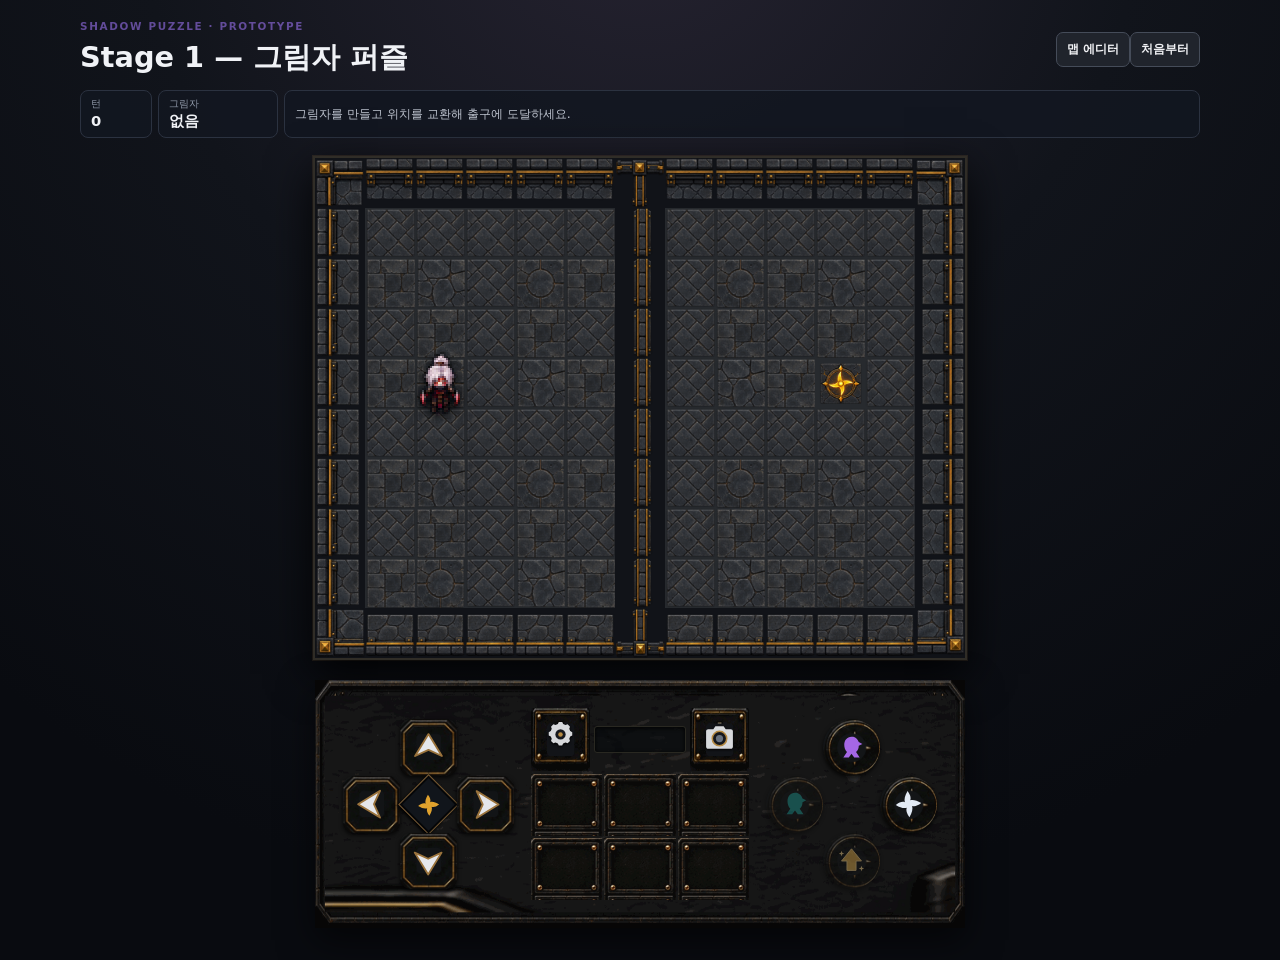
<file: index.html>
<!doctype html>
<html lang="ko">
<head>
  <meta charset="utf-8">
  <meta name="viewport" content="width=device-width, initial-scale=1">
  <meta name="theme-color" content="#11131a">
  <title>그림자 퍼즐 — Stage 1</title>
  <link rel="stylesheet" href="style-v30.css">
  <link rel="stylesheet" href="animation-v1.css?v=5">
  <link rel="stylesheet" href="game-ui-v1.css?v=13">
</head>
<body>
  <main class="app">
    <header>
      <div>
        <p class="eyebrow">SHADOW PUZZLE · PROTOTYPE</p>
        <h1 id="stageTitle">Stage 1 — 장애물 장벽</h1>
      </div>
      <div class="header-actions"><a class="ghost nav-link" href="editor.html">맵 에디터</a><button id="restoreStagesButton" class="ghost" hidden>기본 스테이지 복원</button><button id="resetButton" class="ghost">처음부터</button></div>
    </header>

    <section class="status" aria-live="polite">
      <div><span>턴</span><strong id="turnCount">0</strong></div>
      <div><span>그림자</span><strong id="shadowTurns">없음</strong></div>
      <div class="message" id="message">걸어서는 나갈 수 없습니다. 그림자를 만들어 보세요.</div>
    </section>

    <div class="layout">
      <section class="board-panel">
        <div id="board" class="board" role="grid" aria-label="Stage 1 격자"></div>
      </section>

      <aside class="controls">
        <section class="play-controls">
          <div class="mobile-control-deck">
            <div class="movement-side">
              <div class="movement-pad">
                <button class="move-up" data-move="up" aria-label="위로 이동"><img src="assets/icons/final/arrow.svg" alt=""></button>
                <button class="move-left" data-move="left" aria-label="왼쪽으로 이동"><img src="assets/icons/final/arrow.svg" alt=""></button>
                <span class="dpad-center" aria-hidden="true"><img src="assets/icons/shuriken-mark.svg" alt=""></span>
                <button class="move-right" data-move="right" aria-label="오른쪽으로 이동"><img src="assets/icons/final/arrow.svg" alt=""></button>
                <button class="move-down" data-move="down" aria-label="아래로 이동"><img src="assets/icons/final/arrow.svg" alt=""></button>
              </div>
            </div>
            <div class="center-side">
              <div class="option-row">
                <button class="option-button" type="button" disabled aria-label="설정 준비 중"><img src="assets/icons/final/settings.svg" alt=""></button>
                <span class="logo-space" aria-hidden="true"></span>
                <button class="option-button" type="button" disabled aria-label="카메라 준비 중"><img src="assets/icons/final/camera.svg" alt=""></button>
              </div>
              <div class="inventory-grid" aria-label="인벤토리 6칸">
                <span class="inventory-slot"></span><span class="inventory-slot"></span><span class="inventory-slot"></span>
                <span class="inventory-slot"></span><span class="inventory-slot"></span><span class="inventory-slot"></span>
              </div>
            </div>
            <div class="skills-side">
              <div class="skill-pad">
                <button id="shadowButton" class="primary shadow-action skill-north" aria-label="그림자 행동"><img class="skill-icon" src="assets/icons/shadow-mark.svg" alt=""></button>
                <button class="skill-slot shadow-teal-action skill-west" disabled aria-label="두 번째 그림자 준비 중"><img class="skill-icon" src="assets/icons/shadow-mark.svg" alt=""></button>
                <button id="shurikenButton" class="skill-slot shuriken-action skill-east" aria-label="바라보는 방향으로 표창 던지기"><img class="skill-icon" src="assets/icons/shuriken-mark.svg" alt=""></button>
                <button class="skill-slot enhance-action skill-south" disabled aria-label="강화 준비 중"><img class="skill-icon" src="assets/icons/final/enhance.svg" alt=""></button>
              </div>
            </div>
          </div>
          <button id="cancelShadowButton" class="cancel-shadow" hidden aria-hidden="true">생성 취소</button>
          <button id="swapButton" hidden disabled aria-hidden="true">그림자와 스왑</button>
        </section>
      </aside>
    </div>
  </main>
  <div id="gameOverModal" class="game-over-modal" hidden>
    <section class="game-over-card" role="dialog" aria-modal="true" aria-labelledby="gameOverTitle">
      <p class="eyebrow">NO ROUTE REMAINS</p>
      <h2 id="gameOverTitle">게임 오버</h2>
      <p>현재 위치와 남은 그림자 행동으로는 출구에 도달할 수 없습니다.</p>
      <div class="game-over-actions">
        <button id="restartGameButton" class="primary">재시작</button>
        <button id="endGameButton">종료</button>
      </div>
    </section>
  </div>
  <script src="game-v34.js?v=21"></script>
</body>
</html>
</file>
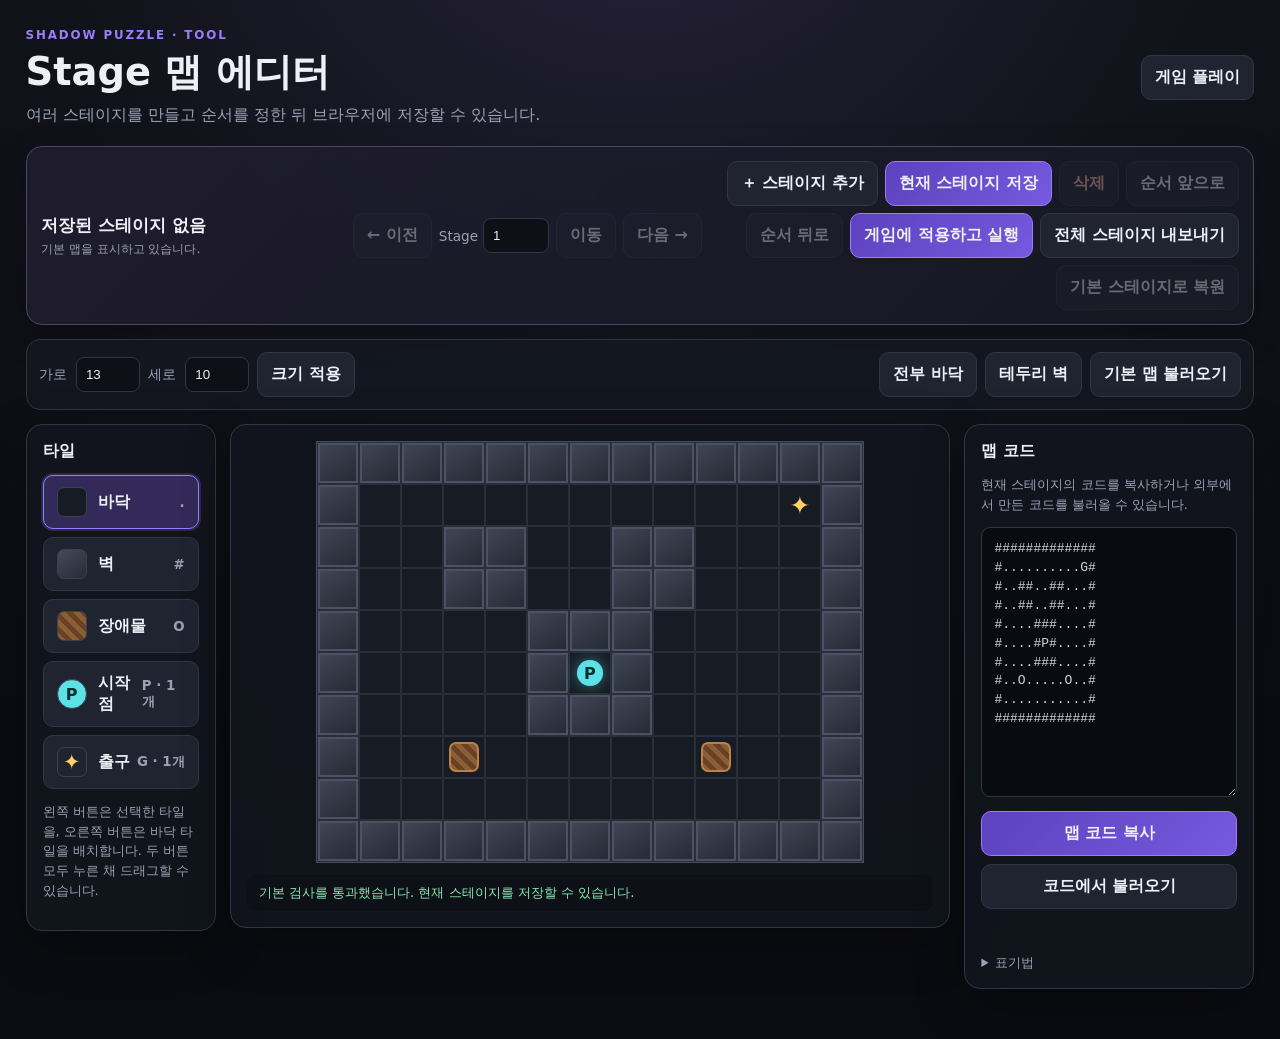
<file: editor.html>
<!doctype html>
<html lang="ko">
<head>
  <meta charset="utf-8">
  <meta name="viewport" content="width=device-width, initial-scale=1">
  <meta name="theme-color" content="#11131a">
  <title>그림자 퍼즐 — 맵 에디터</title>
  <link rel="stylesheet" href="editor-v12.css">
</head>
<body>
  <main class="editor-app">
    <header>
      <div>
        <p class="eyebrow">SHADOW PUZZLE · TOOL</p>
        <h1>Stage 맵 에디터</h1>
        <p class="subtitle">여러 스테이지를 만들고 순서를 정한 뒤 브라우저에 저장할 수 있습니다.</p>
      </div>
      <a class="back" href="index.html">게임 플레이</a>
    </header>

    <section class="stage-manager" aria-label="스테이지 관리">
      <div class="stage-location">
        <strong id="stagePosition">저장된 스테이지 없음</strong>
        <span id="saveState">기본 맵을 편집 중입니다.</span>
      </div>
      <div class="stage-navigation">
        <button id="previousStageButton" aria-label="이전 스테이지">← 이전</button>
        <label>Stage
          <input id="stageJumpInput" type="number" min="1" value="1" inputmode="numeric">
        </label>
        <button id="goToStageButton">이동</button>
        <button id="nextStageButton" aria-label="다음 스테이지">다음 →</button>
      </div>
      <div class="stage-actions">
        <button id="addStageButton">＋ 스테이지 추가</button>
        <button id="saveStageButton" class="primary">현재 스테이지 저장</button>
        <button id="deleteStageButton" class="danger">삭제</button>
        <button id="moveStageEarlierButton">순서 앞으로</button>
        <button id="moveStageLaterButton">순서 뒤로</button>
        <button id="applyAndPlayButton" class="primary">게임에 적용하고 실행</button>
        <button id="exportAllStagesButton">전체 스테이지 내보내기</button>
        <button id="restoreBuiltInButton">기본 스테이지로 복원</button>
      </div>
    </section>

    <section class="toolbar">
      <div class="size-control">
        <label>가로 <input id="widthInput" type="number" min="5" max="30" value="13"></label>
        <label>세로 <input id="heightInput" type="number" min="5" max="30" value="10"></label>
        <button id="resizeButton">크기 적용</button>
      </div>
      <div class="actions">
        <button id="clearButton">전부 바닥</button>
        <button id="borderButton">테두리 벽</button>
        <button id="sampleButton">기본 맵 불러오기</button>
      </div>
    </section>

    <div class="workspace">
      <aside class="palette">
        <h2>타일</h2>
        <button class="tile active" data-tile="."><i class="floor"></i><span>바닥<small>.</small></span></button>
        <button class="tile" data-tile="#"><i class="wall"></i><span>벽<small>#</small></span></button>
        <button class="tile" data-tile="O"><i class="obstacle"></i><span>장애물<small>O</small></span></button>
        <button class="tile" data-tile="P"><i class="player">P</i><span>시작점<small>P · 1개</small></span></button>
        <button class="tile" data-tile="G"><i class="goal">✦</i><span>출구<small>G · 1개</small></span></button>
        <p class="hint">왼쪽 버튼은 선택한 타일을, 오른쪽 버튼은 바닥 타일을 배치합니다. 두 버튼 모두 누른 채 드래그할 수 있습니다.</p>
      </aside>

      <section class="canvas-panel">
        <div id="mapGrid" class="map-grid" aria-label="맵 편집 격자"></div>
        <div id="validation" class="validation" aria-live="polite"></div>
      </section>

      <aside class="export-panel">
        <h2>맵 코드</h2>
        <p>현재 스테이지의 코드를 복사하거나 외부에서 만든 코드를 불러올 수 있습니다.</p>
        <textarea id="mapOutput" spellcheck="false" aria-label="맵 코드"></textarea>
        <div class="export-actions">
          <button id="copyButton" class="primary">맵 코드 복사</button>
          <button id="importButton">코드에서 불러오기</button>
        </div>
        <p id="copyStatus" class="copy-status" aria-live="polite"></p>
        <details>
          <summary>표기법</summary>
          <code>. 바닥<br># 벽<br>O 장애물<br>P 시작점<br>G 출구</code>
        </details>
      </aside>
    </div>
  </main>
  <div id="noticeModal" class="modal-backdrop" hidden>
    <section class="modal-card notice-card" role="dialog" aria-modal="true" aria-labelledby="noticeTitle">
      <h2 id="noticeTitle">스테이지 안내</h2>
      <p id="noticeMessage"></p>
      <button id="closeNoticeButton" class="primary">확인</button>
    </section>
  </div>
  <div id="exportAllModal" class="modal-backdrop" hidden>
    <section class="modal-card export-all-card" role="dialog" aria-modal="true" aria-labelledby="exportAllTitle">
      <h2 id="exportAllTitle">전체 스테이지 내보내기</h2>
      <p>아래 코드는 저장된 스테이지 순서를 그대로 반영한 게임용 <code>STAGES</code> 배열입니다.</p>
      <textarea id="allStagesOutput" spellcheck="false" readonly aria-label="전체 스테이지 코드"></textarea>
      <div class="modal-actions">
        <button id="copyAllStagesButton" class="primary">전체 코드 복사</button>
        <button id="closeExportAllButton">닫기</button>
      </div>
    </section>
  </div>
  <script src="editor-v12.js"></script>
</body>
</html>
</file>
<file: style-v30.css>
:root{color-scheme:dark;--bg:#242936;--panel:#343b4d;--line:#596378;--text:#ffffff;--muted:#c5ccda;--purple:#9b7cff;--purple2:#5c42bd;--cyan:#5ce1e6;--gold:#ffd166;--cell:min(6.6vw,52px)}*{box-sizing:border-box}body{margin:0;min-height:100vh;background:radial-gradient(circle at 50% -20%,#62587e 0,#394052 42%,var(--bg) 82%);color:var(--text);font-family:Inter,Pretendard,"Noto Sans KR",system-ui,sans-serif}.app{width:min(1180px,94vw);margin:auto;padding:32px 0 48px}header{display:flex;align-items:end;justify-content:space-between;gap:20px;margin-bottom:20px}.eyebrow{margin:0 0 6px;color:var(--purple);font-size:.75rem;font-weight:800;letter-spacing:.16em}h1{margin:0;font-size:clamp(1.45rem,3vw,2.35rem)}button{border:1px solid var(--line);border-radius:10px;background:#465064;color:var(--text);padding:12px 14px;font:inherit;font-weight:750;cursor:pointer;transition:.15s}button:hover:not(:disabled){border-color:#777f96;transform:translateY(-1px)}button:disabled{opacity:.36;cursor:not-allowed}.ghost{background:transparent}.primary{background:linear-gradient(135deg,var(--purple2),#7659df);border-color:#9b7cff}.primary.active{box-shadow:0 0 0 3px #9b7cff44}.status{display:grid;grid-template-columns:100px 130px 1fr;gap:10px;margin-bottom:16px}.status>div{min-height:58px;padding:10px 14px;border:1px solid var(--line);border-radius:12px;background:#3a4255ee}.status span{display:block;color:var(--muted);font-size:.72rem}.status strong{font-size:1.15rem}.status .message{display:flex;align-items:center;color:#dfe3ee}.layout{display:grid;grid-template-columns:minmax(0,1fr) 300px;gap:18px}.board-panel,.controls section{border:1px solid var(--line);border-radius:16px;background:#303749f2;box-shadow:0 18px 60px #0005}.board-panel{padding:16px;overflow:auto}.board{display:grid;grid-template-columns:repeat(13,var(--cell));grid-template-rows:repeat(10,var(--cell));width:max-content;margin:auto;border:1px solid #737e94;background:#252b38}.cell{position:relative;width:var(--cell);height:var(--cell);border:1px solid #4d586d;background:#3d465a;display:grid;place-items:center}.cell.wall{background:linear-gradient(145deg,#737d91,#555f73);box-shadow:inset 0 0 0 2px #8993a7}.cell.obstacle:before{content:"";width:65%;height:65%;border-radius:8px;background:repeating-linear-gradient(45deg,#8b5e34 0 6px,#6f4628 6px 12px);border:2px solid #b9824c}.cell.goal{background:radial-gradient(circle,#ffd16688,#3d465a 68%)}.cell.goal:after{content:"✦";color:var(--gold);font-size:calc(var(--cell)*.55)}.cell.candidate{cursor:pointer;background:#625494}.cell.candidate:after{content:"";width:32%;height:32%;border:2px solid #b8a7ff;border-radius:50%;box-shadow:0 0 14px var(--purple)}.cell.invalid{background:#4a3b48}.cell.player:after,.cell.shadow:before{position:absolute;display:grid;place-items:center;border-radius:50%;font-weight:900}.cell.player:after{content:"P";width:62%;height:62%;background:var(--cyan);color:#062d30;box-shadow:0 0 18px #5ce1e688;z-index:2}.cell.shadow:before{content:"S";width:58%;height:58%;background:#8f6cff;color:white;box-shadow:0 0 18px #9b7cffaa;z-index:1}.legend{display:flex;justify-content:center;gap:18px;flex-wrap:wrap;padding-top:14px;color:var(--muted);font-size:.82rem}.legend i{display:inline-block;width:10px;height:10px;border-radius:50%;margin-right:6px}.player-dot{background:var(--cyan)}.shadow-dot{background:var(--purple)}.obstacle-dot{background:#9b693d}.goal-dot{background:var(--gold)}.controls{display:flex;flex-direction:column;gap:14px}.controls section{padding:18px}.controls h2{font-size:1rem;margin:0 0 12px}.controls p,.rules li{color:var(--muted);font-size:.8rem;line-height:1.55}.controls button{width:100%;margin-bottom:8px}.dpad{display:grid;grid-template-columns:repeat(3,1fr);gap:6px}.dpad button{margin:0;aspect-ratio:1}.dpad button:nth-child(1){grid-column:2}.dpad button:nth-child(2){grid-column:1;grid-row:2}.dpad button:nth-child(3){grid-column:2;grid-row:2}.dpad button:nth-child(4){grid-column:3;grid-row:2}.rules ul{margin:0;padding-left:18px}.cleared .board{box-shadow:0 0 45px #ffd16655}@media(max-width:820px){.layout{grid-template-columns:1fr}.controls{display:grid;grid-template-columns:1fr 1fr}.rules{grid-column:1/-1}:root{--cell:min(7vw,48px)}}@media(max-width:560px){.app{width:96vw;padding-top:18px}.status{grid-template-columns:1fr 1fr}.status .message{grid-column:1/-1}.controls{grid-template-columns:1fr}.rules{grid-column:auto}:root{--cell:7.15vw}.board-panel{padding:8px}.legend{gap:10px}header{align-items:center}}\n.header-actions{display:flex;align-items:center;gap:8px}.nav-link{display:inline-block;border:1px solid var(--line);border-radius:10px;color:var(--text);padding:12px 14px;font-weight:750;text-decoration:none;transition:.15s}.nav-link:hover{border-color:#777f96;transform:translateY(-1px)}\n\n.cell.target-cursor{z-index:3;box-shadow:inset 0 0 0 4px #ffffff,0 0 16px #ffffffaa}.cell.target-cursor:before{content:"";position:absolute;width:58%;height:58%;border:3px solid #fff;border-radius:5px;background:transparent;z-index:4;pointer-events:none}\n
.game-over-modal{position:fixed;inset:0;z-index:20;display:grid;place-items:center;padding:20px;background:#111827cc;backdrop-filter:blur(8px)}
.game-over-modal[hidden]{display:none}
.game-over-card{width:min(430px,92vw);padding:28px;border:1px solid #77839a;border-radius:18px;background:#303749;box-shadow:0 24px 80px #0008;text-align:center}
.game-over-card h2{margin:4px 0 10px;font-size:2rem}.game-over-card>p:not(.eyebrow){color:var(--muted);line-height:1.6}
.game-over-actions{display:grid;grid-template-columns:1fr 1fr;gap:10px;margin-top:22px}

.board-panel{position:relative}
.board-panel .game-over-modal{position:absolute;inset:0;z-index:20;display:grid;place-items:center;padding:20px;border-radius:16px;background:#111827d9;backdrop-filter:blur(7px)}
.board-panel .game-over-modal[hidden]{display:none}
.board-panel .game-over-card{margin:auto;transform:none}

.board-panel .game-over-modal{background:#11182773;backdrop-filter:blur(2px)}
.board-panel .game-over-card{width:calc(var(--cell)*6);height:calc(var(--cell)*4);min-width:0;padding:18px;display:flex;flex-direction:column;justify-content:center}
.board-panel .game-over-card .eyebrow{display:none}
.board-panel .game-over-card h2{margin:0 0 5px;font-size:clamp(1rem,calc(var(--cell)*.38),1.35rem)}
.board-panel .game-over-card>p:not(.eyebrow){margin:0;color:var(--muted);font-size:clamp(.63rem,calc(var(--cell)*.18),.76rem);line-height:1.3}
.board-panel .game-over-actions{grid-template-columns:1fr 1fr;gap:6px;margin-top:9px}
.board-panel .game-over-actions button{padding:7px 5px;border-radius:7px;font-size:clamp(.65rem,calc(var(--cell)*.19),.8rem)}

.control-pad{display:grid;grid-template-columns:repeat(3,1fr);grid-template-rows:repeat(3,1fr);gap:7px;width:100%;max-width:260px;margin:0 auto 10px}
.control-pad button{margin:0;min-width:0;aspect-ratio:1;padding:8px;font-size:1.05rem;touch-action:manipulation}
.control-pad .move-up{grid-column:2;grid-row:1}
.control-pad .move-left{grid-column:1;grid-row:2}
.control-pad .shadow-action{grid-column:2;grid-row:2;font-size:.78rem;line-height:1.2}
.control-pad .move-right{grid-column:3;grid-row:2}
.control-pad .move-down{grid-column:2;grid-row:3}
.play-controls .cancel-shadow{margin-top:2px}
@media(max-width:820px){.controls{display:block}.controls .play-controls{max-width:430px;margin:0 auto 14px}.control-pad{max-width:310px}.control-pad button{font-size:1.25rem}.control-pad .shadow-action{font-size:.9rem}.controls .rules{max-width:430px;margin:auto}}
@media(max-width:560px){.control-pad{width:min(78vw,300px);gap:8px}.control-pad button{min-height:58px}.play-controls{padding:14px!important}}

.mobile-control-deck{display:grid;grid-template-columns:1fr 1fr;gap:18px;align-items:end;padding:10px;border:1px solid var(--line);border-radius:14px;background:#283043}
.movement-side,.skills-side{min-width:0}.control-label{display:block;margin-bottom:7px;color:var(--muted);font-size:.72rem;text-align:center}
.movement-pad{display:grid;grid-template-columns:repeat(3,1fr);grid-template-rows:repeat(3,1fr);gap:5px;max-width:210px;margin:auto}
.movement-pad button{margin:0;padding:6px;aspect-ratio:1;min-width:0;touch-action:manipulation}
.movement-pad .move-up{grid-column:2;grid-row:1}.movement-pad .move-left{grid-column:1;grid-row:2}.movement-pad .move-right{grid-column:3;grid-row:2}.movement-pad .move-down{grid-column:2;grid-row:3}
.skill-pad{display:grid;grid-template-columns:repeat(2,1fr);grid-template-rows:repeat(2,1fr);gap:8px;max-width:180px;margin:auto}
.skill-pad button{margin:0;padding:6px;aspect-ratio:1;min-width:0;touch-action:manipulation}
.skill-pad .shadow-action{display:flex;flex-direction:column;align-items:center;justify-content:center;gap:2px;font-size:.7rem;line-height:1.1}
.skill-pad .shadow-action strong{font-size:1rem}.skill-pad .shadow-action span{font-size:.67rem}
.skill-pad .locked{background:#343b49;color:#727b8e;border-style:dashed;opacity:.55}
@media(max-width:820px){.controls .play-controls{max-width:640px}.mobile-control-deck{gap:clamp(18px,9vw,70px);padding:14px clamp(12px,5vw,34px)}.movement-pad{max-width:230px}.skill-pad{max-width:200px}}
@media(max-width:560px){.mobile-control-deck{gap:24px;padding:12px 14px}.movement-pad{width:38vw}.skill-pad{width:32vw;gap:7px}.movement-pad button{min-height:0;font-size:1rem}.skill-pad button{min-height:0}.play-controls>p{text-align:center}}

.cell.player:after{content:"";width:94%;height:94%;border-radius:0;background:transparent url("assets/player.png") center/contain no-repeat;box-shadow:none;image-rendering:pixelated;filter:drop-shadow(0 2px 4px #0009)}

/* Stage palette: teal floor separates the black, white, and red character sprite. */
.board{background:#18343b;border-color:#6f9aa0}
.cell{background:#3f7479;border-color:#5e8f93}
.cell.wall{background:linear-gradient(145deg,#304b57,#1c3039);box-shadow:inset 0 0 0 2px #466572}
.cell.goal{background:radial-gradient(circle,#ffd166a8,#3f7479 68%)}
.cell.candidate{background:#665aa0}
.cell.invalid{background:#55444e}

.cell.shadow:before{content:"";width:94%;height:94%;border-radius:0;background:transparent url("assets/shadow.png") center/contain no-repeat;box-shadow:none;image-rendering:pixelated;filter:drop-shadow(0 2px 5px #32105ccc)}

.cell.shadow:before{display:none!important;content:none!important}
.cell .entity-sprite{position:absolute;inset:3%;width:94%;height:94%;object-fit:contain;z-index:2;pointer-events:none;user-select:none;image-rendering:pixelated}
.cell .shadow-sprite{filter:drop-shadow(0 2px 5px #32105ccc)}

/* Brighter, more saturated stage palette. */
.board{background:#236879;border-color:#9ad9dc}
.cell{background:#58aeb2;border-color:#82c8ca}
.cell.wall{background:linear-gradient(145deg,#4d8191,#285666);box-shadow:inset 0 0 0 2px #69a0ad}
.cell.goal{background:radial-gradient(circle,#ffe07abf,#58aeb2 68%)}
.cell.candidate{background:#8069cf;border-color:#ad9bea}
.cell.invalid{background:#765763;border-color:#9b7883}

/* Light gameplay theme: removes the overall dark-filter impression. */
:root{--bg:#dcebef;--panel:#edf6f7;--line:#9ebbc2;--text:#17242d;--muted:#526a75}
body{background:radial-gradient(circle at 50% -20%,#ffffff 0,#dcecef 48%,#c9dde2 100%);color:var(--text)}
.status>div,.board-panel,.controls section{background:#edf6f7f2;border-color:#a7c5ca;box-shadow:0 12px 35px #56768026}
.status .message{color:#263a44}
button,.nav-link{background:#d7e7ea;color:#20313a;border-color:#9db9bf}
button:hover:not(:disabled),.nav-link:hover{border-color:#638892}
.ghost{background:#eef7f8}
.board-panel{background:#e4f2f3}
.board{background:#3c8d98;border-color:#bfe8e8;box-shadow:0 8px 24px #315e6826}
.cell{background:#80d1ce;border-color:#a9e2df}
.cell.wall{background:linear-gradient(145deg,#75aebb,#527f8d);box-shadow:inset 0 0 0 2px #94c5ce}
.cell.goal{background:radial-gradient(circle,#ffe584e6,#80d1ce 70%)}
.cell.candidate{background:#a38ae6;border-color:#c9b9f2}
.cell.invalid{background:#a77b86;border-color:#c69da6}
.mobile-control-deck{background:#d8e9eb;border-color:#a6c2c7}
.skill-pad .locked{background:#c6d8dc;color:#789099}
.legend{color:#526a75}

html,body{background:transparent!important}
.board-panel{background:transparent!important;box-shadow:none!important}

/* Restore the light page and board panel backgrounds. */
html{background:#c9dde2!important}
body{background:radial-gradient(circle at 50% -20%,#ffffff 0,#dcecef 48%,#c9dde2 100%)!important}
.board-panel{background:#e4f2f3!important;box-shadow:0 12px 35px #56768026!important}

/* Explicit render order: player > shadow > goal > obstacle > wall > floor. */
.cell{position:relative;z-index:1}
.cell.wall{z-index:2}
.cell.obstacle{z-index:3}
.cell.goal{z-index:4}
.cell.shadow{z-index:5}
.cell.player{z-index:6}
.cell.obstacle:before{z-index:31}
.cell.goal:after{z-index:41}
.cell .shadow-sprite{z-index:51}
.cell.player:after{z-index:61}
.cell.target-cursor{z-index:7}

/* Grid cells use disabled only to block clicks; they must remain fully opaque. */
.board .cell:disabled{opacity:1}
.board .cell.player:after,.board .cell .entity-sprite,.board .cell.goal:after,.board .cell.obstacle:before{opacity:1}

/* Neutral dark-dungeon palette. */
:root{--bg:#0e1015;--panel:#1b1f28;--line:#3b414d;--text:#f1f2f5;--muted:#a7adba}
html{background:#0e1015!important}
body{background:radial-gradient(circle at 50% -15%,#292633 0,#171920 42%,#0e1015 100%)!important;color:var(--text)}
.status>div,.controls section{background:#1b1f28f2;border-color:#3b414d;box-shadow:0 14px 38px #0006}
.status .message{color:#e1e3e8}
.board-panel{background:#171a21!important;border-color:#3b414d!important;box-shadow:0 18px 55px #0008!important}
.board{background:#090b0f;border-color:#505765;box-shadow:0 10px 30px #0009}
.cell{background:#383d48;border-color:#4b515e}
.cell.wall{background:linear-gradient(145deg,#292e38,#15181e);box-shadow:inset 0 0 0 2px #343a45}
.cell.obstacle:before{background:repeating-linear-gradient(45deg,#85552f 0 6px,#5e3922 6px 12px);border-color:#b87a43;box-shadow:0 2px 7px #0008}
.cell.goal{background:radial-gradient(circle,#d6a83d99,#383d48 68%)}
.cell.goal:after{color:#ffd56a;text-shadow:0 0 10px #d99a31}
.cell.candidate{background:#5b468d;border-color:#846cc0}
.cell.invalid{background:#49373d;border-color:#664950}
button,.nav-link{background:#292e38;color:#f1f2f5;border-color:#454c59}
button:hover:not(:disabled),.nav-link:hover{border-color:#7b8495}
.ghost{background:#20242c}
.mobile-control-deck{background:#151920;border-color:#383e49}
.skill-pad .locked{background:#242933;color:#697181;border-color:#414754}
.legend,.controls p,.rules li{color:#a7adba}

.cell.obstacle:before{display:none!important;content:none!important}
.cell .obstacle-sprite{inset:5%;width:90%;height:90%;z-index:31;filter:drop-shadow(0 3px 4px #0009)}

.cell.goal:after{display:none!important;content:none!important}
.cell .goal-sprite{inset:2%;width:96%;height:96%;z-index:41;filter:drop-shadow(0 0 7px #ffb000aa)}
.legend .legend-sprite{width:28px;height:28px;margin-right:6px;object-fit:contain;vertical-align:middle;border-radius:0;image-rendering:pixelated}
.legend span{display:inline-flex;align-items:center}


/* v30: increase wall/floor separation while preserving the neutral dungeon palette. */
.board{
  background:#07090d;
  border-color:#5b6370;
}
.cell{
  background:#424955;
  border-color:#596270;
  box-shadow:inset 0 1px 0 #65707d33;
}
.cell.wall{
  background:linear-gradient(145deg,#1d222a 0%,#0b0e13 72%);
  border-color:#303640;
  box-shadow:
    inset 0 0 0 2px #2d343e,
    inset 0 3px 0 #414955,
    0 3px 7px #000b;
}
.cell.goal{
  background:radial-gradient(circle,#d6a83d99,#424955 68%);
}
</file>
<file: animation-v1.css>
/* Sprite and effect layers for v34. The board tiles remain static underneath. */
.board{
  position:relative;
  isolation:isolate;
}
.entity-layer,.effect-layer{
  position:absolute;
  inset:0;
  pointer-events:none;
}
.entity-layer{z-index:80}
.effect-layer{z-index:90;overflow:visible}

.actor,.cell-effect,.projectile{
  position:absolute;
  width:var(--cell);
  height:var(--cell);
  background-repeat:no-repeat;
  image-rendering:pixelated;
  transform-origin:center;
  will-change:transform,opacity,background-position;
  pointer-events:none;
}
.actor{
  z-index:2;
  image-rendering:pixelated;
  filter:drop-shadow(0 2px 4px #000b);
}
.shadow-actor{
  z-index:1;
  opacity:.82;
  filter:grayscale(1) sepia(1) hue-rotate(222deg) saturate(5.5) brightness(.73) drop-shadow(0 2px 6px #6b2bbdcc);
}
.shadow-legend{
  opacity:.82;
  filter:grayscale(1) sepia(1) hue-rotate(222deg) saturate(5.5) brightness(.73) drop-shadow(0 1px 3px #6b2bbdcc);
}
.cell-effect{z-index:5}
.projectile{z-index:6}

.idle-animation{
  animation:none;
  background-position-x:0%!important;
}
.manual-animation{animation:none!important}
@keyframes swap-flicker{
  0%,100%{opacity:1;transform:scale(1)}
  45%{opacity:.12;transform:scale(.72)}
  55%{opacity:.18;transform:scale(1.12)}
}
.swap-flicker{animation:swap-flicker 240ms ease-in-out both!important}

/* Disable the legacy single-image player; v34 draws actors in the entity layer. */
.cell.player:after,.cell.shadow:before{display:none!important;content:none!important}

.skill-pad .shuriken-action{
  display:flex;
  flex-direction:column;
  align-items:center;
  justify-content:center;
  gap:2px;
  background:linear-gradient(135deg,#702b35,#a83943);
  border-color:#cf5962;
  color:#fff;
  font-size:.7rem;
  line-height:1.1;
}
.skill-pad .shuriken-action strong{font-size:1rem}
.skill-pad .shuriken-action span{font-size:.67rem}

@media(prefers-reduced-motion:reduce){
  .idle-animation{animation:none}
  .swap-flicker{animation-duration:1ms!important}
}
</file>
<file: game-ui-v1.css>
:root{
  --bg:#090b10;
  --panel:#121620;
  --line:#2b3240;
  --text:#f0f2f6;
  --muted:#8f98a8;
  --purple:#9a72ee;
  --purple2:#50388f;
  --gold:#e5b84f;
  --cell:min(4.4vw,50px);
}

html{background:#090b10!important}
body{
  background:
    radial-gradient(circle at 50% -12%,#262331 0,#11141b 40%,#090b10 82%)!important;
  color:var(--text);
}
.app{width:min(1120px,96vw);padding:20px 0 32px}
header{align-items:center;margin-bottom:12px}
.eyebrow{font-size:.65rem;color:#9a72ee99}
h1{font-size:clamp(1.15rem,2.4vw,1.8rem)}
.header-actions{gap:6px}
.header-actions button,.header-actions .nav-link{padding:8px 10px;border-radius:7px;font-size:.78rem}

.status{
  grid-template-columns:72px 120px minmax(0,1fr);
  gap:6px;
  margin-bottom:10px;
}
.status>div{
  min-height:42px;
  padding:6px 10px;
  border-color:#2b3240;
  border-radius:8px;
  background:#121620e8;
  box-shadow:none;
}
.status span{font-size:.64rem}
.status strong{font-size:.92rem}
.status .message{font-size:.78rem;color:#bdc3ce;white-space:nowrap;overflow:hidden;text-overflow:ellipsis}

.layout{grid-template-columns:minmax(0,1fr) 250px;gap:12px;align-items:start}
.board-panel{
  padding:8px!important;
  overflow:visible;
  border:0!important;
  border-radius:8px!important;
  background:transparent!important;
  box-shadow:none!important;
}
.board{
  border:1px solid #343b48;
  background:#080a0e;
  box-shadow:0 14px 42px #000b;
}
.cell{
  border:1px solid #39414f;
  border-radius:0;
  background:linear-gradient(135deg,#343c49,#303744);
  box-shadow:inset 0 1px 0 #8993a016;
}
.cell.wall{
  border-color:#121720;
  background:linear-gradient(180deg,#27303d 0,#1b222d 38%,#0c1017 100%);
  box-shadow:inset 0 2px 0 #7783943d,inset 0 -5px 0 #05070acc,0 3px 4px #0009;
}
.cell.wall-edge-top{border-top-color:#687587;box-shadow:inset 0 3px 0 #7b87983d,inset 0 -5px 0 #05070acc}
.cell.wall-edge-bottom{border-bottom-color:#030509;box-shadow:inset 0 2px 0 #6671802e,inset 0 -6px 0 #030406e6,0 3px 3px #000c}
.cell.wall-edge-left{border-left-color:#343d4a}
.cell.wall-edge-right{border-right-color:#07090d}

/* One-tile goal: a quiet gold rune cut into the same stone as the floor. */
.cell.goal{background:linear-gradient(135deg,#343c49,#303744);box-shadow:inset 0 0 0 2px #9b783e99,inset 0 0 0 4px #141923}
.cell.goal:before{
  content:""!important;
  display:block!important;
  position:absolute;
  z-index:20;
  width:72%;height:72%;
  border:1px solid #c99d4d;
  border-radius:3px;
  background:#1b202a;
  box-shadow:inset 0 0 0 2px #5f4a2d,0 1px 3px #0009;
}
.cell.goal:after{
  content:""!important;
  display:block!important;
  position:absolute;
  z-index:21;
  width:48%;height:48%;
  color:#e3b85e;
  background:#e3b85e!important;
  -webkit-mask:url("assets/icons/shuriken-mark.svg") center/contain no-repeat;
  mask:url("assets/icons/shuriken-mark.svg") center/contain no-repeat;
  filter:drop-shadow(0 0 2px #d6a74855);
}

.cell.candidate{
  border-color:#4b4166;
  background:#303743;
  box-shadow:inset 0 0 0 999px #9569dd26;
}
.cell.candidate:not(.goal):after{display:none!important;content:none!important}
.cell.invalid{background:#292f3a;border-color:#333a46}
.cell.target-cursor{
  z-index:7;
  border-color:#c3a5ff;
  background:#3b3650;
  box-shadow:inset 0 0 0 1px #c3a5ff,inset 0 0 0 999px #9569dd38,0 0 7px #9968e675;
}
.cell.target-cursor:not(.goal):before{display:none!important;content:none!important}

/* Sprites are visual overlays: logical occupancy remains exactly one tile. */
.actor{
  width:64px;
  height:64px;
  margin-left:calc(var(--cell)/2 - 32px);
  margin-top:calc(var(--cell) - 56px);
  transform-origin:32px 56px;
  image-rendering:pixelated;
  filter:drop-shadow(0 3px 4px #000c);
}
.shadow-actor{
  opacity:1;
  filter:grayscale(1) sepia(1) hue-rotate(222deg) saturate(5.2) brightness(.75) drop-shadow(0 3px 6px #7437c9b8);
}

.cell .obstacle-sprite{inset:1%;width:98%;height:98%;filter:drop-shadow(0 3px 2px #000c)}
.cell.player,.cell.shadow{z-index:1}

.controls{gap:0}
.controls section{
  position:relative;
  padding:14px;
  border:1px solid #5a4b3d;
  border-radius:16px;
  background:linear-gradient(160deg,#232a36,#121720 72%);
  box-shadow:inset 0 0 0 2px #090c12,0 12px 34px #0008;
}
.mobile-control-deck{
  grid-template-columns:1.2fr .8fr;
  gap:10px;
  padding:0;
  border:0;
  border-radius:0;
  background:transparent;
}
.movement-pad{max-width:168px;gap:3px}
.movement-pad button,.skill-pad button{
  border-color:#4b5666;
  border-radius:11px;
  background:linear-gradient(145deg,#303847,#171d27);
  box-shadow:inset 0 1px 0 #8b95a52e,0 3px 5px #0008;
}
.movement-pad button{color:#d4d8df;text-shadow:0 1px 1px #000}
.movement-pad button:active{transform:translateY(1px);background:#3a4454;box-shadow:inset 0 2px 4px #0008}
.movement-pad button{touch-action:none;user-select:none;-webkit-user-select:none;-webkit-touch-callout:none}
.skill-pad{grid-template-columns:repeat(2,1fr);grid-template-rows:1fr;max-width:190px;gap:9px}
.skill-pad .shadow-action,.skill-pad .shuriken-action{
  aspect-ratio:1;
  min-height:0;
  border-radius:50%;
  flex-direction:column;
  gap:3px;
  font-size:.76rem;
}
.skill-pad .shadow-action{background:radial-gradient(circle at 40% 30%,#7653ac,#35254e 70%);border-color:#9a78c7;color:#efe7ff}
.skill-pad .shadow-action.active{
  border-color:#b792ff;
  background:#392958;
  box-shadow:0 0 0 1px #a87cff,0 0 12px #8c5dde66;
}
.skill-pad .shuriken-action{background:radial-gradient(circle at 40% 30%,#3b4553,#181e27 72%);border-color:#637081;color:#e8edf3}
.skill-pad .shadow-action strong,.skill-pad .shuriken-action strong{font-size:1.15rem}
.skill-pad .shadow-action span,.skill-pad .shuriken-action span{font-size:.72rem}
.cancel-shadow{display:none!important}
.skill-icon{width:27px;height:27px;display:block;color:inherit;object-fit:contain;filter:drop-shadow(0 1px 1px #000b)}
.shadow-action .skill-icon{filter:brightness(0) saturate(100%) invert(82%) sepia(22%) saturate(1024%) hue-rotate(209deg) brightness(106%) drop-shadow(0 1px 2px #000b)}
.shuriken-action .skill-icon{filter:brightness(0) saturate(100%) invert(91%) sepia(8%) saturate(187%) hue-rotate(176deg) brightness(102%) drop-shadow(0 1px 2px #000b)}

@media(max-width:820px){
  :root{--cell:min(calc((100vw - 20px)/13),48px)}
  .actor{
    width:32px;
    height:32px;
    margin-left:calc(var(--cell)/2 - 16px);
    margin-top:calc(var(--cell) - 32px);
    transform-origin:16px 28px;
  }
  .actor.facing-left{margin-left:calc(var(--cell)/2 - 18px)}
  .app{width:100%;padding:12px 6px 20px}
  header{padding:0 4px}
  .layout{grid-template-columns:1fr;gap:8px}
  .board-panel{padding:4px!important}
  .controls .play-controls{width:min(390px,94vw);max-width:none;margin:0 auto}
  .mobile-control-deck{grid-template-columns:.9fr 1.1fr;gap:18px;padding:4px 14px}
  .movement-pad{width:min(35vw,148px)}
  .skill-pad{width:min(40vw,166px)}
}

@media(max-width:560px){
  :root{--cell:calc((100vw - 18px)/13)}
  .app{width:100%;padding-top:8px}
  header{margin-bottom:8px}
  .eyebrow{display:none}
  h1{font-size:1.02rem}
  .header-actions .nav-link{display:none}
  .status{grid-template-columns:58px 104px minmax(0,1fr);padding:0 3px;margin-bottom:5px}
  .status>div{min-height:36px;padding:4px 7px}
  .status span{font-size:.58rem}
  .status strong{font-size:.76rem}
  .status .message{grid-column:auto;font-size:.68rem}
  .board-panel{padding:0!important}
  .controls .play-controls{padding:8px 10px!important;margin-top:4px}
  .mobile-control-deck{gap:clamp(10px,4vw,18px);padding:3px 8px}
  .movement-pad{width:34vw;max-width:140px}
  .movement-pad button{font-size:.82rem}
  .skill-pad{width:40vw;max-width:164px}
}

/* v9: unified 32px environment tileset. State overlays stay in CSS; art does not. */
.board{
  gap:0;
  border:2px solid #414956;
  background:#07090d;
}
.cell.art-tile{
  border:0;
  border-radius:0;
  background-color:transparent;
  background-repeat:no-repeat;
  box-shadow:none;
  image-rendering:pixelated;
}
.cell.art-tile.wall,
.cell.art-tile.obstacle,
.cell.art-tile.goal{
  border:0;
  background-color:transparent;
  box-shadow:none;
}
.cell.art-tile.wall-edge-top,
.cell.art-tile.wall-edge-bottom,
.cell.art-tile.wall-edge-left,
.cell.art-tile.wall-edge-right{border:0;box-shadow:none}
.cell.art-tile.goal:before,
.cell.art-tile.goal:after{display:none!important;content:none!important}
.cell.art-tile.candidate{
  border:0;
  background-color:#9569dd26;
  background-blend-mode:screen;
  box-shadow:inset 0 0 0 1px #75609270;
}
.cell.art-tile.invalid{
  border:0;
  background-color:#2a1d242e;
  background-blend-mode:multiply;
}
.cell.art-tile.target-cursor{
  border:0;
  background-color:#9f78e140;
  background-blend-mode:screen;
  box-shadow:inset 0 0 0 2px #c3a5ff,0 0 8px #9968e675;
}
.cell.art-tile.target-cursor:before{display:none!important;content:none!important}
.cleared .cell.art-tile.goal{
  background-position:71.428571% 66.666667%!important;
  filter:drop-shadow(0 0 5px #e5b84f99);
}

/* v10: raster console skin. Interactive HTML remains untouched above the art. */
@media(min-width:821px){
  .layout{grid-template-columns:1fr;gap:12px}
  .controls{width:min(calc(var(--cell)*13),100%);margin:0 auto}
}
.controls .play-controls{
  width:min(calc(var(--cell)*13),100%);
  aspect-ratio:1024/403;
  min-height:0;
  margin:0 auto;
  padding:clamp(15px,3.4%,26px) clamp(22px,5%,42px)!important;
  border:0;
  border-radius:0;
  background:transparent url("assets/ui/ui_console_panel_v1.png?v=1") center/100% 100% no-repeat!important;
  box-shadow:none;
  filter:drop-shadow(0 12px 18px #0009);
}
.controls .mobile-control-deck{
  height:100%;
  grid-template-columns:1fr 1fr;
  align-items:center;
  gap:clamp(34px,10%,72px);
  padding:0;
  border:0;
  border-radius:0;
  background:transparent;
}
.movement-side,.skills-side{display:grid;place-items:center;height:100%}
.movement-pad{width:min(76%,190px);max-width:190px;gap:0}
.movement-pad button,
.skill-pad .shadow-action,
.skill-pad .shuriken-action{
  border:0!important;
  background-color:transparent!important;
  background-image:url("assets/ui/ui_console_buttons_v1.png?v=1")!important;
  background-repeat:no-repeat!important;
  background-size:300% 200%!important;
  box-shadow:none!important;
  filter:drop-shadow(0 3px 3px #0009);
  transform:none;
}
.movement-pad button{
  background-position:0 0!important;
  color:#e4e8ef;
  font-size:clamp(.7rem,calc(var(--cell)*.28),1.05rem);
  text-shadow:0 2px 2px #000;
}
.movement-pad button:active{
  background-position:50% 0!important;
  transform:translateY(1px);
}
.skill-pad{width:min(94%,210px);max-width:210px;grid-template-columns:1fr 1fr;gap:clamp(5px,5%,12px)}
.skill-pad .shuriken-action{background-position:100% 0!important}
.skill-pad .shuriken-action:active{background-position:0 100%!important;transform:translateY(1px)}
.skill-pad .shadow-action{background-position:50% 100%!important}
.skill-pad .shadow-action.active,
.skill-pad .shadow-action:active{background-position:100% 100%!important;transform:translateY(1px)}
.skill-pad .shadow-action,.skill-pad .shuriken-action{
  color:#f2f1f6;
  text-shadow:0 2px 2px #000;
}
.skill-pad .shadow-action span,.skill-pad .shuriken-action span{font-size:clamp(.58rem,calc(var(--cell)*.18),.74rem)}
.skill-icon{width:clamp(19px,calc(var(--cell)*.54),29px);height:clamp(19px,calc(var(--cell)*.54),29px)}

@media(max-width:820px){
  .controls .play-controls{width:min(390px,calc(100vw - 12px));margin:3px auto 0}
  .controls .mobile-control-deck{grid-template-columns:1fr 1fr;gap:clamp(26px,9vw,48px);padding:0}
  .movement-pad{width:min(75%,142px)}
  .skill-pad{width:min(94%,166px)}
}
@media(max-width:560px){
  .controls .play-controls{padding:clamp(12px,3.4%,18px) clamp(19px,5%,26px)!important}
  .controls .mobile-control-deck{gap:clamp(20px,7vw,34px);padding:0}
  .movement-pad{width:min(76%,132px)}
  .skill-pad{width:min(96%,154px)}
}

/* v11: final-reference 30/40/30 console layout and reusable extracted resources. */
.controls .play-controls{
  aspect-ratio:2.62;
  padding:clamp(13px,3.2%,22px) clamp(17px,3.5%,30px)!important;
  background-image:url("assets/ui/final/control_panel_frame.png?v=1")!important;
  background-size:100% 100%!important;
}
.controls .mobile-control-deck{
  grid-template-columns:30% 40% 30%;
  gap:0;
  overflow:visible;
}
.movement-side,.center-side,.skills-side{min-width:0;height:100%;display:grid;place-items:center}

.movement-pad{
  width:min(94%,190px);
  max-width:none;
  display:grid;
  grid-template-columns:repeat(3,1fr);
  grid-template-rows:repeat(3,1fr);
  gap:0;
}
.movement-pad button{
  width:100%;height:100%;padding:16%;
  background-image:url("assets/ui/final/dpad_button.png?v=1")!important;
  background-size:100% 100%!important;
  background-position:center!important;
  filter:drop-shadow(0 2px 2px #000b);
}
.movement-pad button:active{background-position:center!important;filter:brightness(.78) drop-shadow(0 1px 1px #000)}
.movement-pad button img{display:block;width:100%;height:100%;object-fit:contain;pointer-events:none}
.movement-pad .move-up img{transform:rotate(0)}
.movement-pad .move-right img{transform:rotate(90deg)}
.movement-pad .move-down img{transform:rotate(180deg)}
.movement-pad .move-left img{transform:rotate(-90deg)}
.dpad-center{
  grid-column:2;grid-row:2;width:76%;height:76%;align-self:center;justify-self:center;
  display:grid;place-items:center;
  background:#11151b;border:1px solid #76572f;box-shadow:inset 0 0 0 2px #050608,0 2px 3px #000;
  transform:rotate(45deg);
}
.dpad-center img{width:58%;height:58%;transform:rotate(-45deg);filter:brightness(0) saturate(100%) invert(69%) sepia(43%) saturate(680%) hue-rotate(358deg) brightness(88%)}

.center-side{grid-template-rows:auto 1fr;align-content:center;gap:3px;padding:3% 5%}
.option-row,.inventory-grid{width:100%}
.option-row{display:grid;grid-template-columns:27% 1fr 27%;align-items:center;gap:4px}
.option-button{
  width:100%;aspect-ratio:1;padding:22%;margin:0!important;
  border:0!important;border-radius:0!important;
  background:transparent url("assets/ui/final/option_button.png?v=1") center/100% 100% no-repeat!important;
  box-shadow:none!important;opacity:1!important;
}
.option-button img{width:100%;height:100%;object-fit:contain;filter:drop-shadow(0 1px 1px #000)}
.logo-space{height:42%;min-height:8px;border:1px solid #292821;border-radius:3px;background:#080a0e99;box-shadow:inset 0 1px 4px #000}
.inventory-grid{display:grid;grid-template-columns:repeat(3,1fr);grid-template-rows:repeat(2,1fr);gap:2px;align-self:start}
.inventory-slot{
  display:block;aspect-ratio:96/84;
  background:transparent url("assets/ui/final/inventory_slot.png?v=1") center/100% 100% no-repeat;
}

.skill-pad{
  width:min(94%,190px);max-width:none;
  display:grid;grid-template-columns:repeat(3,1fr);grid-template-rows:repeat(3,1fr);gap:0;
}
.skill-pad .shadow-action,.skill-pad .shadow-teal-action,
.skill-pad .shuriken-action,.skill-pad .enhance-action{
  width:100%;height:100%;aspect-ratio:1;padding:24%;margin:0!important;
  border:0!important;border-radius:50%!important;
  background:transparent url("assets/ui/final/skill_button.png?v=1") center/100% 100% no-repeat!important;
  box-shadow:none!important;filter:drop-shadow(0 2px 2px #000b);transform:none;
}
.skill-pad .skill-north{grid-column:2;grid-row:1}
.skill-pad .skill-west{grid-column:1;grid-row:2}
.skill-pad .skill-east{grid-column:3;grid-row:2}
.skill-pad .skill-south{grid-column:2;grid-row:3}
.skill-pad .shadow-action.active{background-position:center!important;box-shadow:0 0 0 2px #815cc5,0 0 9px #6c3fb8aa!important}
.skill-pad button:active:not(:disabled){filter:brightness(.78) drop-shadow(0 1px 1px #000);transform:translateY(1px)}
.skill-pad button:disabled{opacity:.46}
.skill-pad .skill-icon{width:100%;height:100%;object-fit:contain}
.shadow-action .skill-icon{filter:brightness(0) saturate(100%) invert(51%) sepia(38%) saturate(1250%) hue-rotate(224deg) brightness(90%)}
.shadow-teal-action .skill-icon{filter:brightness(0) saturate(100%) invert(55%) sepia(28%) saturate(950%) hue-rotate(128deg) brightness(82%)}
.shuriken-action .skill-icon{filter:brightness(0) saturate(100%) invert(88%) sepia(8%) saturate(230%) hue-rotate(176deg) brightness(102%)}
.enhance-action .skill-icon{filter:none}

@media(max-width:820px){
  .controls .play-controls{width:min(390px,calc(100vw - 10px));padding:12px 17px!important}
  .controls .mobile-control-deck{grid-template-columns:30% 40% 30%;gap:0;padding:0}
  .movement-pad,.skill-pad{width:96%}
}
@media(max-width:560px){
  .controls .play-controls{padding:11px 16px!important}
  .controls .mobile-control-deck{gap:0;padding:0}
  .movement-pad,.skill-pad{width:98%;max-width:none}
  .center-side{padding:2% 4%;gap:2px}
}

/* v12: generated 128px environment assets are used directly by the map renderer. */
.board{
  border-color:#302d27;
  background:#050608;
  box-shadow:0 14px 42px #000d,0 0 0 1px #80623c40;
}
.cell.art-tile,
.cell.legacy-object-art{
  background-color:#272a2e;
  background-repeat:no-repeat;
  background-position:center;
  background-size:100% 100%;
  image-rendering:auto;
}
.cell.art-tile.wall{z-index:2;background-color:#111318}
.cell.art-tile.goal{z-index:1;background-color:#272a2e}
.cell.legacy-object-art{
  border:0;
  border-radius:0;
  background-color:transparent;
  box-shadow:none;
  image-rendering:pixelated;
}
.cell.art-tile.candidate{
  background-color:#9569dd24;
  background-blend-mode:screen;
}
.cell.art-tile.target-cursor{
  background-color:#9f78e13b;
  background-blend-mode:screen;
}
.cleared .cell.art-tile.goal{
  background-position:center!important;
  filter:brightness(1.08) drop-shadow(0 0 5px #e5b84f80);
}
</file>
<file: editor-v12.css>
:root{color-scheme:dark;--bg:#0b0c11;--panel:#151821;--line:#303646;--text:#eef0f7;--muted:#9aa2b5;--purple:#9b7cff;--cyan:#5ce1e6;--gold:#ffd166;--cell:42px}*{box-sizing:border-box}body{margin:0;min-height:100vh;background:radial-gradient(circle at 50% -20%,#28233c,#11131a 42%,var(--bg) 80%);color:var(--text);font-family:Inter,Pretendard,"Noto Sans KR",system-ui,sans-serif}.editor-app{width:min(1440px,96vw);margin:auto;padding:28px 0 50px}header{display:flex;align-items:center;justify-content:space-between;gap:20px;margin-bottom:20px}.eyebrow{margin:0 0 5px;color:var(--purple);font-size:.74rem;font-weight:850;letter-spacing:.16em}h1{margin:0;font-size:clamp(1.55rem,3vw,2.4rem)}.subtitle{margin:7px 0 0;color:var(--muted)}button,.back{border:1px solid var(--line);border-radius:10px;background:#202431;color:var(--text);padding:11px 13px;font:inherit;font-weight:750;cursor:pointer;text-decoration:none;transition:.15s}button:hover:not(:disabled),.back:hover{border-color:#7a839b;transform:translateY(-1px)}button:disabled{cursor:not-allowed;opacity:.38}.primary{background:linear-gradient(135deg,#5c42bd,#7659df);border-color:#9b7cff}.danger{color:#ffb0b0}.stage-manager{display:grid;grid-template-columns:minmax(190px,.8fr) auto minmax(390px,1.4fr);align-items:center;gap:12px;padding:14px;margin-bottom:14px;border:1px solid #4c4566;border-radius:16px;background:linear-gradient(135deg,#211d31dd,#151821ee);box-shadow:0 12px 36px #0003}.stage-location{display:grid;gap:4px}.stage-location strong{font-size:1.08rem}.stage-location span{color:var(--muted);font-size:.78rem}.stage-location span.dirty{color:#ffca6b}.stage-navigation,.stage-actions{display:flex;align-items:center;gap:7px;flex-wrap:wrap}.stage-navigation label{display:flex;align-items:center;gap:5px}.stage-navigation input{width:66px;margin:0}.stage-actions{justify-content:flex-end}.toolbar{display:flex;justify-content:space-between;gap:12px;flex-wrap:wrap;padding:12px;margin-bottom:14px;border:1px solid var(--line);border-radius:14px;background:#151821cc}.size-control,.actions{display:flex;gap:8px;align-items:center;flex-wrap:wrap}label{color:var(--muted);font-size:.85rem}input{width:64px;margin-left:5px;border:1px solid var(--line);border-radius:8px;background:#0d1016;color:var(--text);padding:9px}.workspace{display:grid;grid-template-columns:190px minmax(360px,1fr) 290px;gap:14px;align-items:start}.palette,.canvas-panel,.export-panel{border:1px solid var(--line);border-radius:16px;background:#12151ddd;box-shadow:0 16px 50px #0004}.palette,.export-panel{padding:16px}.palette h2,.export-panel h2{margin:0 0 13px;font-size:1rem}.tile{width:100%;display:flex;align-items:center;gap:11px;margin-bottom:8px;text-align:left}.tile.active{border-color:var(--purple);background:#342a59;box-shadow:0 0 0 2px #9b7cff33}.tile i{display:grid;place-items:center;width:30px;height:30px;border:1px solid #3a4150;border-radius:7px;font-style:normal}.tile span{display:flex;justify-content:space-between;align-items:center;flex:1}.tile small{color:var(--muted)}i.floor{background:#171b24}i.wall{background:linear-gradient(145deg,#464c5c,#252a35)}i.obstacle{background:repeating-linear-gradient(45deg,#8b5e34 0 5px,#684126 5px 10px)}i.player{background:var(--cyan);color:#062d30;border-radius:50%}i.goal{color:var(--gold);font-size:1.3rem}.hint,.export-panel p{color:var(--muted);font-size:.8rem;line-height:1.55}.canvas-panel{padding:16px;overflow:auto;min-height:500px}.map-grid{display:grid;width:max-content;margin:auto;border:1px solid #454c5d;background:#08090d;user-select:none;touch-action:none}.cell{width:var(--cell);height:var(--cell);border:1px solid #292e3a;background:#171b24;display:grid;place-items:center;cursor:crosshair;padding:0;border-radius:0}.cell:hover{outline:2px solid var(--purple);outline-offset:-2px;z-index:2}.cell[data-value="#"]{background:linear-gradient(145deg,#414756,#242934);box-shadow:inset 0 0 0 2px #4b5263}.cell[data-value="O"]:after{content:"";width:64%;height:64%;border-radius:7px;background:repeating-linear-gradient(45deg,#8b5e34 0 5px,#684126 5px 10px);border:2px solid #b9824c}.cell[data-value="P"]:after{content:"P";display:grid;place-items:center;width:64%;height:64%;border-radius:50%;background:var(--cyan);color:#062d30;font-weight:900;box-shadow:0 0 15px #5ce1e677}.cell[data-value="G"]:after{content:"✦";color:var(--gold);font-size:1.55rem}.validation{margin-top:12px;min-height:36px;padding:9px 12px;border-radius:9px;background:#0d1016;color:var(--muted);font-size:.83rem}.validation.ok{color:#87e8b2}.validation.warn{color:#ffca6b}.export-panel textarea{width:100%;height:270px;resize:vertical;border:1px solid var(--line);border-radius:9px;background:#090b10;color:#cfd5e2;padding:12px;font:13px/1.45 Consolas,monospace;white-space:pre}.export-actions{display:grid;gap:8px;margin-top:10px}.copy-status{min-height:20px;color:#87e8b2!important}details{color:var(--muted);font-size:.8rem}details code{display:block;margin-top:8px;line-height:1.7}.modal-backdrop{position:fixed;inset:0;z-index:50;display:grid;place-items:center;padding:20px;background:#05060bd9;backdrop-filter:blur(5px)}.modal-backdrop[hidden]{display:none}.modal-card{width:min(520px,94vw);max-height:90vh;overflow:auto;border:1px solid #65598d;border-radius:18px;background:#171a24;box-shadow:0 24px 80px #000a;padding:22px}.modal-card h2{margin:0 0 10px}.modal-card p{color:var(--muted);line-height:1.55}.notice-card{text-align:center}.notice-card button{min-width:120px}.export-all-card{width:min(760px,94vw)}.export-all-card textarea{width:100%;height:min(52vh,480px);resize:vertical;border:1px solid var(--line);border-radius:10px;background:#090b10;color:#cfd5e2;padding:14px;font:13px/1.5 Consolas,monospace;white-space:pre}.modal-actions{display:flex;justify-content:flex-end;gap:8px;margin-top:12px}@media(max-width:1180px){.stage-manager{grid-template-columns:1fr 1fr}.stage-actions{grid-column:1/-1;justify-content:flex-start}}@media(max-width:1050px){.workspace{grid-template-columns:170px 1fr}.export-panel{grid-column:1/-1}.export-panel textarea{height:190px}}@media(max-width:680px){.editor-app{width:98vw;padding-top:16px}.stage-manager{grid-template-columns:1fr}.stage-actions{grid-column:auto}.workspace{grid-template-columns:1fr}.palette{display:grid;grid-template-columns:1fr 1fr;gap:7px}.palette h2,.palette .hint{grid-column:1/-1}.tile{margin:0}.export-panel{grid-column:auto}:root{--cell:34px}header{align-items:flex-start}.subtitle{font-size:.82rem}.back{white-space:nowrap}.modal-actions{display:grid}}
</file>
